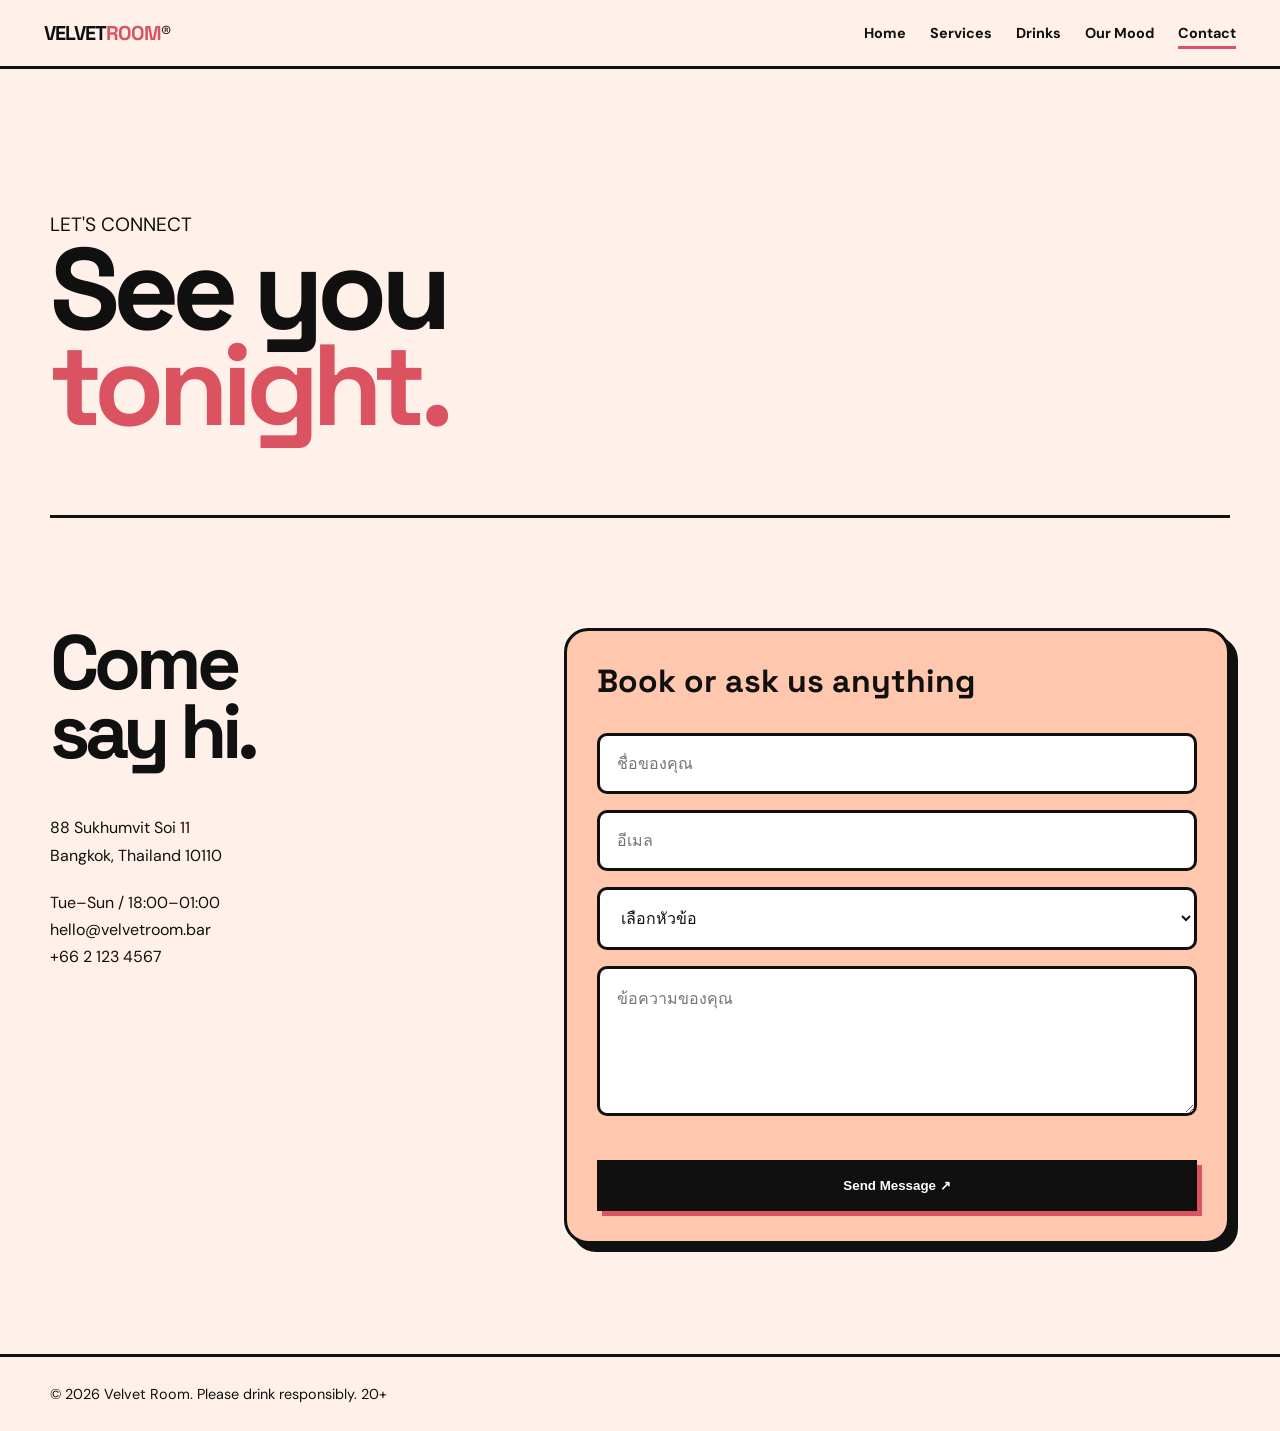
<file: contact.html>
<!DOCTYPE html>
<html lang="th">
<head>
  <meta charset="UTF-8">
  <meta name="viewport" content="width=device-width, initial-scale=1.0">
  <title>Contact — Velvet Room</title>
  <link rel="stylesheet" href="styles.css">
</head>
<body>

<header class="site-header">
  <nav class="navbar">
    <a href="index.html" class="logo">VELVET<span>ROOM</span>®</a>
    <button class="menu-btn">☰</button>
    <div class="nav-links">
      <a href="index.html">Home</a>
      <a href="services.html">Services</a>
      <a href="work.html">Drinks</a>
      <a href="process.html">Our Mood</a>
      <a href="contact.html">Contact</a>
    </div>
  </nav>
</header>

<main>
  <section class="page-hero container">
    <p>LET'S CONNECT</p>
    <h1 class="page-title">See you<br><span>tonight.</span></h1>
  </section>

  <section class="section container">
    <div class="contact-layout">
      <div class="contact-info">
        <h2 class="section-title">Come<br>say hi.</h2>
        <p>
          88 Sukhumvit Soi 11<br>
          Bangkok, Thailand 10110
        </p>
        <p>
          Tue–Sun / 18:00–01:00<br>
          hello@velvetroom.bar<br>
          +66 2 123 4567
        </p>
      </div>

      <form id="contactForm" class="card">
        <h3>Book or ask us anything</h3>

        <input type="text" placeholder="ชื่อของคุณ" required>
        <input type="email" placeholder="อีเมล" required>

        <select required>
          <option value="">เลือกหัวข้อ</option>
          <option>จองโต๊ะ</option>
          <option>จัด Private Event</option>
          <option>สอบถามทั่วไป</option>
        </select>

        <textarea placeholder="ข้อความของคุณ" required></textarea>

        <button type="submit" class="button">Send Message ↗</button>
      </form>
    </div>
  </section>
</main>

<footer>
  <div class="container">© <span id="year"></span> Velvet Room. Please drink responsibly. 20+</div>
</footer>

<script src="script.js"></script>
</body>
</html>
</file>
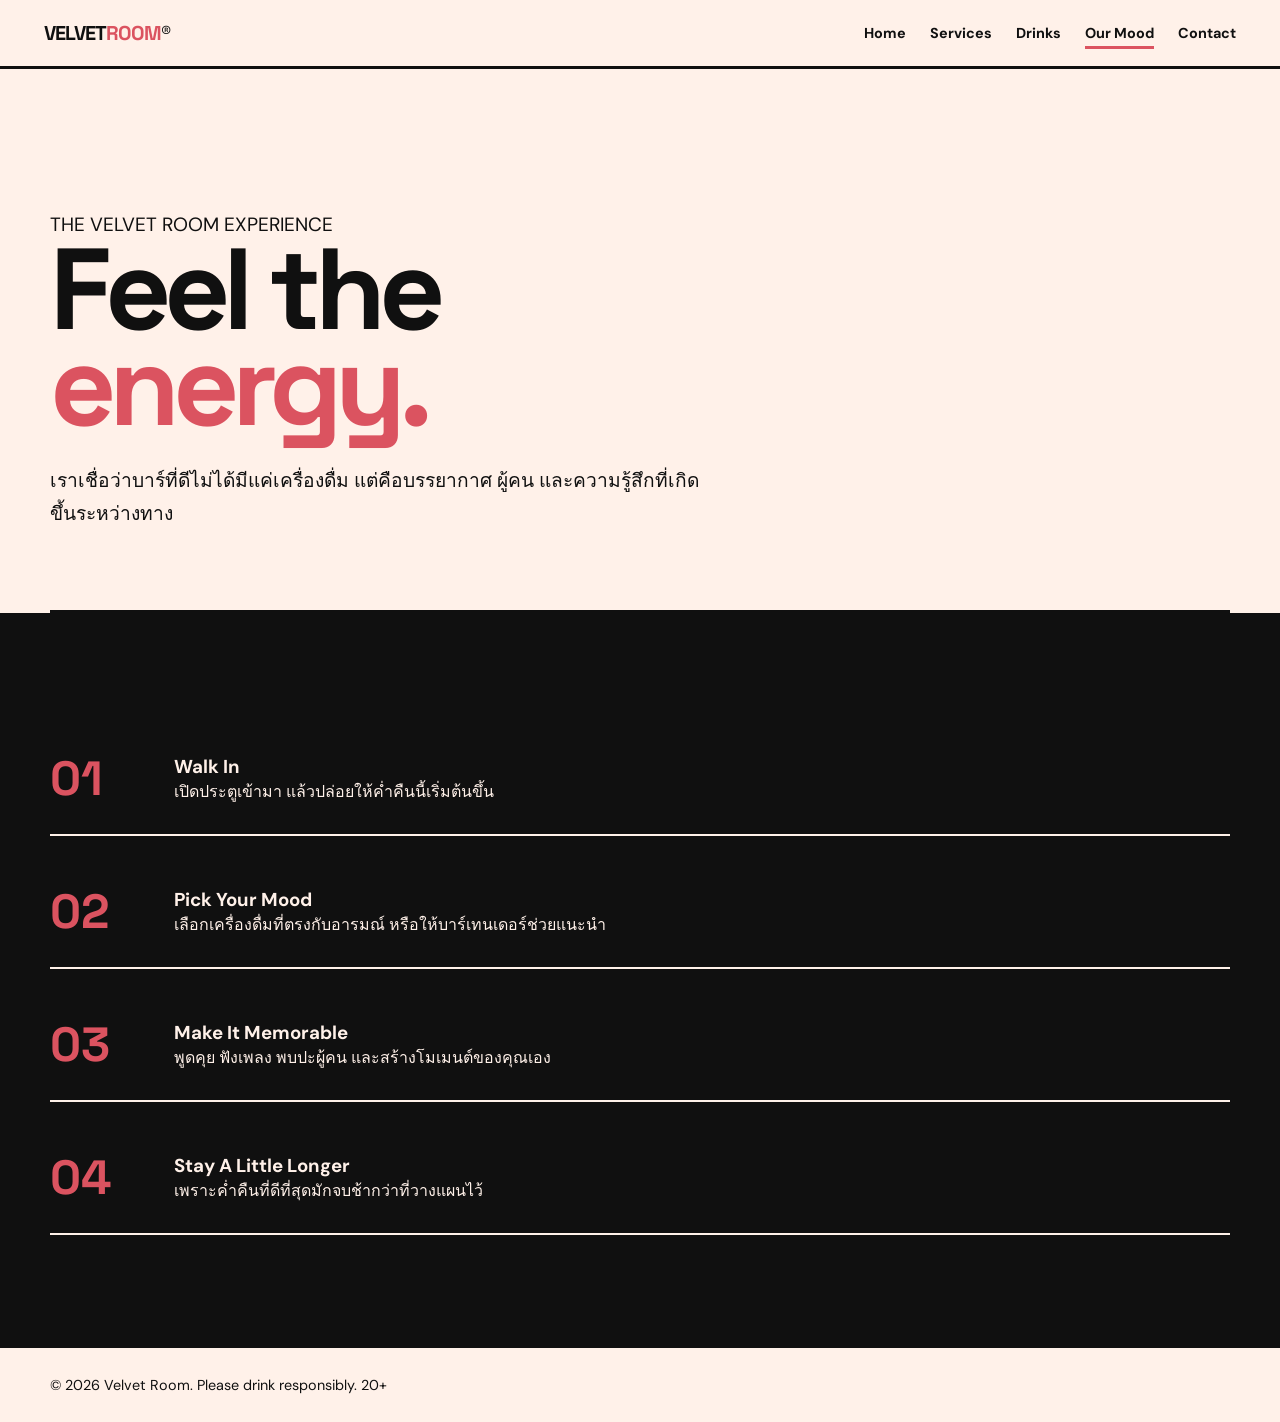
<file: process.html>
<!DOCTYPE html>
<html lang="th">
<head>
  <meta charset="UTF-8">
  <meta name="viewport" content="width=device-width, initial-scale=1.0">
  <title>Our Mood — Velvet Room</title>
  <link rel="stylesheet" href="styles.css">
</head>
<body>

<header class="site-header">
  <nav class="navbar">
    <a href="index.html" class="logo">VELVET<span>ROOM</span>®</a>
    <button class="menu-btn">☰</button>
    <div class="nav-links">
      <a href="index.html">Home</a>
      <a href="services.html">Services</a>
      <a href="work.html">Drinks</a>
      <a href="process.html">Our Mood</a>
      <a href="contact.html">Contact</a>
    </div>
  </nav>
</header>

<main>
  <section class="page-hero container">
    <p>THE VELVET ROOM EXPERIENCE</p>
    <h1 class="page-title">Feel the<br><span>energy.</span></h1>
    <p>เราเชื่อว่าบาร์ที่ดีไม่ได้มีแค่เครื่องดื่ม แต่คือบรรยากาศ ผู้คน และความรู้สึกที่เกิดขึ้นระหว่างทาง</p>
  </section>

  <section class="section section-dark">
    <div class="container">
      <div class="process-list">
        <div class="process-item">
          <strong>01</strong>
          <div>
            <h3>Walk In</h3>
            <p>เปิดประตูเข้ามา แล้วปล่อยให้ค่ำคืนนี้เริ่มต้นขึ้น</p>
          </div>
        </div>

        <div class="process-item">
          <strong>02</strong>
          <div>
            <h3>Pick Your Mood</h3>
            <p>เลือกเครื่องดื่มที่ตรงกับอารมณ์ หรือให้บาร์เทนเดอร์ช่วยแนะนำ</p>
          </div>
        </div>

        <div class="process-item">
          <strong>03</strong>
          <div>
            <h3>Make It Memorable</h3>
            <p>พูดคุย ฟังเพลง พบปะผู้คน และสร้างโมเมนต์ของคุณเอง</p>
          </div>
        </div>

        <div class="process-item">
          <strong>04</strong>
          <div>
            <h3>Stay A Little Longer</h3>
            <p>เพราะค่ำคืนที่ดีที่สุดมักจบช้ากว่าที่วางแผนไว้</p>
          </div>
        </div>
      </div>
    </div>
  </section>
</main>

<footer>
  <div class="container">© <span id="year"></span> Velvet Room. Please drink responsibly. 20+</div>
</footer>

<script src="script.js"></script>
</body>
</html>
</file>
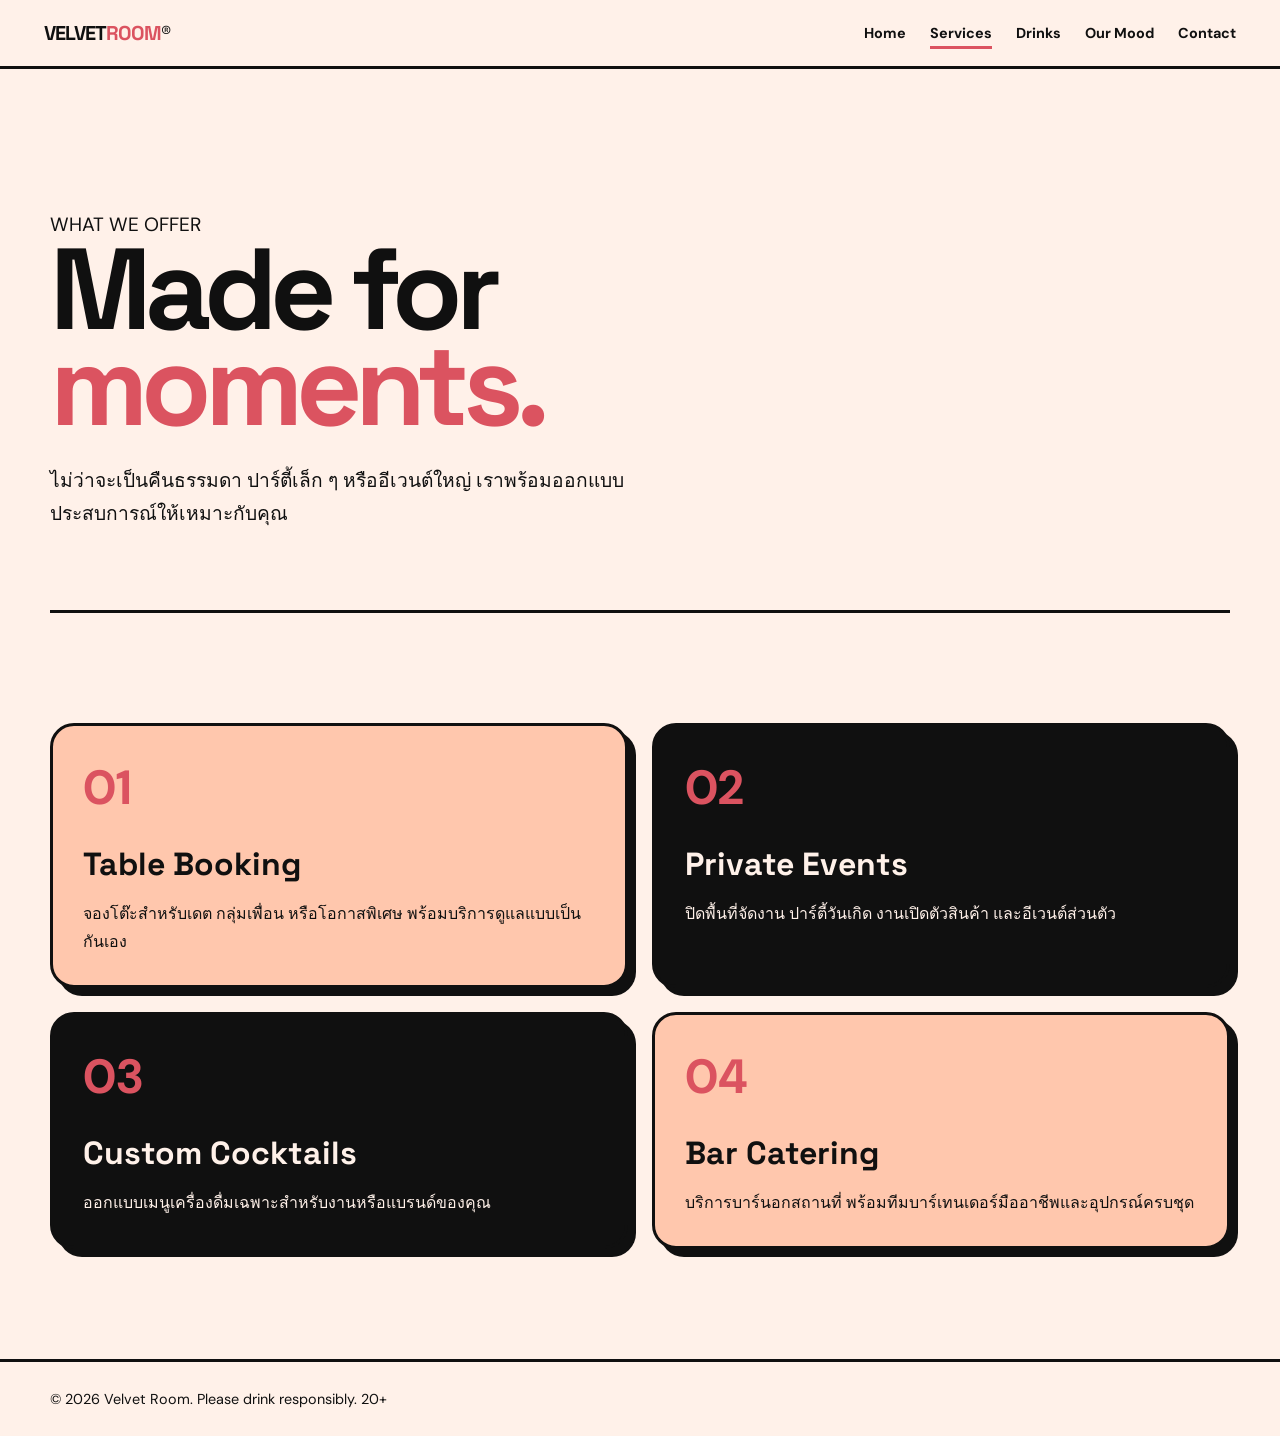
<file: services.html>
<!DOCTYPE html>
<html lang="th">
<head>
  <meta charset="UTF-8">
  <meta name="viewport" content="width=device-width, initial-scale=1.0">
  <title>Services — Velvet Room</title>
  <link rel="stylesheet" href="styles.css">
</head>
<body>

<header class="site-header">
  <nav class="navbar">
    <a href="index.html" class="logo">VELVET<span>ROOM</span>®</a>
    <button class="menu-btn">☰</button>
    <div class="nav-links">
      <a href="index.html">Home</a>
      <a href="services.html">Services</a>
      <a href="work.html">Drinks</a>
      <a href="process.html">Our Mood</a>
      <a href="contact.html">Contact</a>
    </div>
  </nav>
</header>

<main>
  <section class="page-hero container">
    <p>WHAT WE OFFER</p>
    <h1 class="page-title">Made for<br><span>moments.</span></h1>
    <p>ไม่ว่าจะเป็นคืนธรรมดา ปาร์ตี้เล็ก ๆ หรืออีเวนต์ใหญ่ เราพร้อมออกแบบประสบการณ์ให้เหมาะกับคุณ</p>
  </section>

  <section class="section container">
    <div class="grid-2">
      <article class="card">
        <span class="number">01</span>
        <h3>Table Booking</h3>
        <p>จองโต๊ะสำหรับเดต กลุ่มเพื่อน หรือโอกาสพิเศษ พร้อมบริการดูแลแบบเป็นกันเอง</p>
      </article>

      <article class="card dark">
        <span class="number">02</span>
        <h3>Private Events</h3>
        <p>ปิดพื้นที่จัดงาน ปาร์ตี้วันเกิด งานเปิดตัวสินค้า และอีเวนต์ส่วนตัว</p>
      </article>

      <article class="card dark">
        <span class="number">03</span>
        <h3>Custom Cocktails</h3>
        <p>ออกแบบเมนูเครื่องดื่มเฉพาะสำหรับงานหรือแบรนด์ของคุณ</p>
      </article>

      <article class="card">
        <span class="number">04</span>
        <h3>Bar Catering</h3>
        <p>บริการบาร์นอกสถานที่ พร้อมทีมบาร์เทนเดอร์มืออาชีพและอุปกรณ์ครบชุด</p>
      </article>
    </div>
  </section>
</main>

<footer>
  <div class="container">© <span id="year"></span> Velvet Room. Please drink responsibly. 20+</div>
</footer>

<script src="script.js"></script>
</body>
</html>
</file>
<file: styles.css>
@import url('https://fonts.googleapis.com/css2?family=DM+Sans:wght@400;500;700&family=Space+Grotesk:wght@400;500;600;700&display=swap');

:root {
  --black: #101010;
  --red: #db5360;
  --peach: #ffc7ad;
  --cream: #fff1e9;
  --white: #ffffff;
  --line: 3px solid var(--black);
  --shadow: 8px 8px 0 var(--black);
  --radius: 24px;
}

* {
  box-sizing: border-box;
  margin: 0;
  padding: 0;
}

html {
  scroll-behavior: smooth;
}

body {
  background: var(--cream);
  color: var(--black);
  font-family: "DM Sans", sans-serif;
  overflow-x: hidden;
}

a {
  color: inherit;
  text-decoration: none;
}

img {
  width: 100%;
  display: block;
  object-fit: cover;
}

.site-header {
  border-bottom: var(--line);
  background: var(--cream);
  position: sticky;
  top: 0;
  z-index: 10;
}

.navbar {
  max-width: 1240px;
  margin: auto;
  padding: 20px 24px;
  display: flex;
  align-items: center;
  justify-content: space-between;
}

.logo {
  font-family: "Space Grotesk", sans-serif;
  font-size: 1.25rem;
  font-weight: 700;
  letter-spacing: -1px;
}

.logo span {
  color: var(--red);
}

.nav-links {
  display: flex;
  gap: 24px;
  font-size: .9rem;
  font-weight: 700;
}

.nav-links a {
  position: relative;
}

.nav-links a::after {
  content: "";
  position: absolute;
  width: 0;
  height: 3px;
  left: 0;
  bottom: -7px;
  background: var(--red);
  transition: .25s;
}

.nav-links a:hover::after,
.nav-links a.active::after {
  width: 100%;
}

.menu-btn {
  display: none;
  border: var(--line);
  background: var(--peach);
  padding: 8px 12px;
  font-size: 1.2rem;
  cursor: pointer;
}

.container {
  width: min(1180px, calc(100% - 48px));
  margin: auto;
}

.hero {
  min-height: 680px;
  padding: 90px 0;
  display: grid;
  grid-template-columns: 1.05fr .95fr;
  gap: 70px;
  align-items: center;
  position: relative;
}

.hero h1,
.page-title {
  font-family: "Space Grotesk", sans-serif;
  font-size: clamp(4rem, 9vw, 8.5rem);
  line-height: .84;
  letter-spacing: -7px;
  max-width: 750px;
}

.hero h1 span,
.page-title span {
  color: var(--red);
}

.hero-copy {
  margin-top: 32px;
  max-width: 480px;
  font-size: 1.1rem;
  line-height: 1.7;
}

.button {
  display: inline-block;
  margin-top: 28px;
  padding: 15px 22px;
  border: var(--line);
  background: var(--black);
  color: white;
  font-weight: 700;
  box-shadow: 5px 5px 0 var(--red);
  transition: .25s ease;
}

.button:hover {
  transform: translate(4px, 4px);
  box-shadow: 1px 1px 0 var(--red);
}

.hero-visual {
  position: relative;
}

.hero-image {
  height: 520px;
  border: var(--line);
  border-radius: 48% 52% 22px 22px;
  box-shadow: var(--shadow);
  transform: rotate(3deg);
}

.sticker {
  position: absolute;
  left: -35px;
  bottom: 30px;
  width: 145px;
  height: 145px;
  border: var(--line);
  border-radius: 50%;
  background: var(--peach);
  display: grid;
  place-items: center;
  text-align: center;
  font-size: .82rem;
  font-weight: 700;
  transform: rotate(-12deg);
  animation: float 4s ease-in-out infinite;
}

@keyframes float {
  50% { transform: rotate(-7deg) translateY(-12px); }
}

.section {
  padding: 110px 0;
}

.section-dark {
  background: var(--black);
  color: var(--cream);
}

.section-title {
  font-family: "Space Grotesk", sans-serif;
  font-size: clamp(2.8rem, 6vw, 6.5rem);
  line-height: .9;
  letter-spacing: -5px;
  margin-bottom: 48px;
}

.section-title span {
  color: var(--red);
}

.grid-3,
.grid-2 {
  display: grid;
  gap: 24px;
}

.grid-3 {
  grid-template-columns: repeat(3, 1fr);
}

.grid-2 {
  grid-template-columns: repeat(2, 1fr);
}

.card {
  padding: 30px;
  border: var(--line);
  border-radius: var(--radius);
  background: var(--peach);
  box-shadow: var(--shadow);
  transition: .3s ease;
}

.card:hover {
  transform: translateY(-9px) rotate(-1deg);
}

.card.dark {
  background: var(--black);
  color: var(--cream);
}

.card h3 {
  font-family: "Space Grotesk", sans-serif;
  font-size: 2rem;
  margin-bottom: 16px;
}

.card p {
  line-height: 1.7;
}

.number {
  display: block;
  color: var(--red);
  font-size: 3rem;
  font-weight: 700;
  margin-bottom: 25px;
}

.page-hero {
  padding: 110px 0 80px;
  border-bottom: var(--line);
}

.page-hero p {
  max-width: 650px;
  margin-top: 30px;
  font-size: 1.2rem;
  line-height: 1.7;
}

.image-card {
  overflow: hidden;
  padding: 0;
  background: var(--white);
}

.image-card img {
  height: 320px;
  transition: .5s ease;
}

.image-card:hover img {
  transform: scale(1.08) rotate(2deg);
}

.image-card-content {
  padding: 24px;
}

.process-list {
  display: grid;
  gap: 20px;
}

.process-item {
  display: grid;
  grid-template-columns: 100px 1fr;
  gap: 24px;
  align-items: center;
  padding: 25px 0;
  border-bottom: 2px solid currentColor;
}

.process-item strong {
  font-family: "Space Grotesk", sans-serif;
  font-size: 3rem;
  color: var(--red);
}

.contact-layout {
  display: grid;
  grid-template-columns: .8fr 1.2fr;
  gap: 70px;
}

.contact-info p {
  margin: 20px 0;
  line-height: 1.7;
}

form {
  display: grid;
  gap: 16px;
}

input,
textarea,
select {
  width: 100%;
  padding: 17px;
  border: var(--line);
  background: var(--white);
  color: var(--black);
  font: inherit;
  border-radius: 10px;
}

textarea {
  min-height: 150px;
  resize: vertical;
}

footer {
  padding: 28px 0;
  border-top: var(--line);
  font-size: .9rem;
}

.marquee {
  overflow: hidden;
  white-space: nowrap;
  border-top: var(--line);
  border-bottom: var(--line);
  background: var(--red);
  padding: 18px 0;
  font-family: "Space Grotesk", sans-serif;
  font-weight: 700;
  font-size: 1.4rem;
}

.marquee div {
  display: inline-block;
  animation: marquee 18s linear infinite;
}

@keyframes marquee {
  to { transform: translateX(-50%); }
}

.shape {
  position: absolute;
  width: 140px;
  height: 140px;
  background: var(--red);
  border: var(--line);
  border-radius: 50% 20% 50% 20%;
  right: 2%;
  top: 20%;
  z-index: -1;
  transform: rotate(25deg);
}

@media (max-width: 800px) {
  .nav-links {
    display: none;
    position: absolute;
    top: 72px;
    left: 0;
    width: 100%;
    padding: 25px;
    flex-direction: column;
    border-bottom: var(--line);
    background: var(--cream);
  }

  .nav-links.open {
    display: flex;
  }

  .menu-btn {
    display: block;
  }

  .hero,
  .contact-layout {
    grid-template-columns: 1fr;
  }

  .hero {
    padding: 65px 0;
  }

  .hero h1,
  .page-title {
    font-size: clamp(3.5rem, 17vw, 6rem);
    letter-spacing: -4px;
  }

  .hero-image {
    height: 400px;
  }

  .grid-3,
  .grid-2 {
    grid-template-columns: 1fr;
  }

  .section {
    padding: 75px 0;
  }

  .sticker {
    left: 10px;
  }
}
</file>
